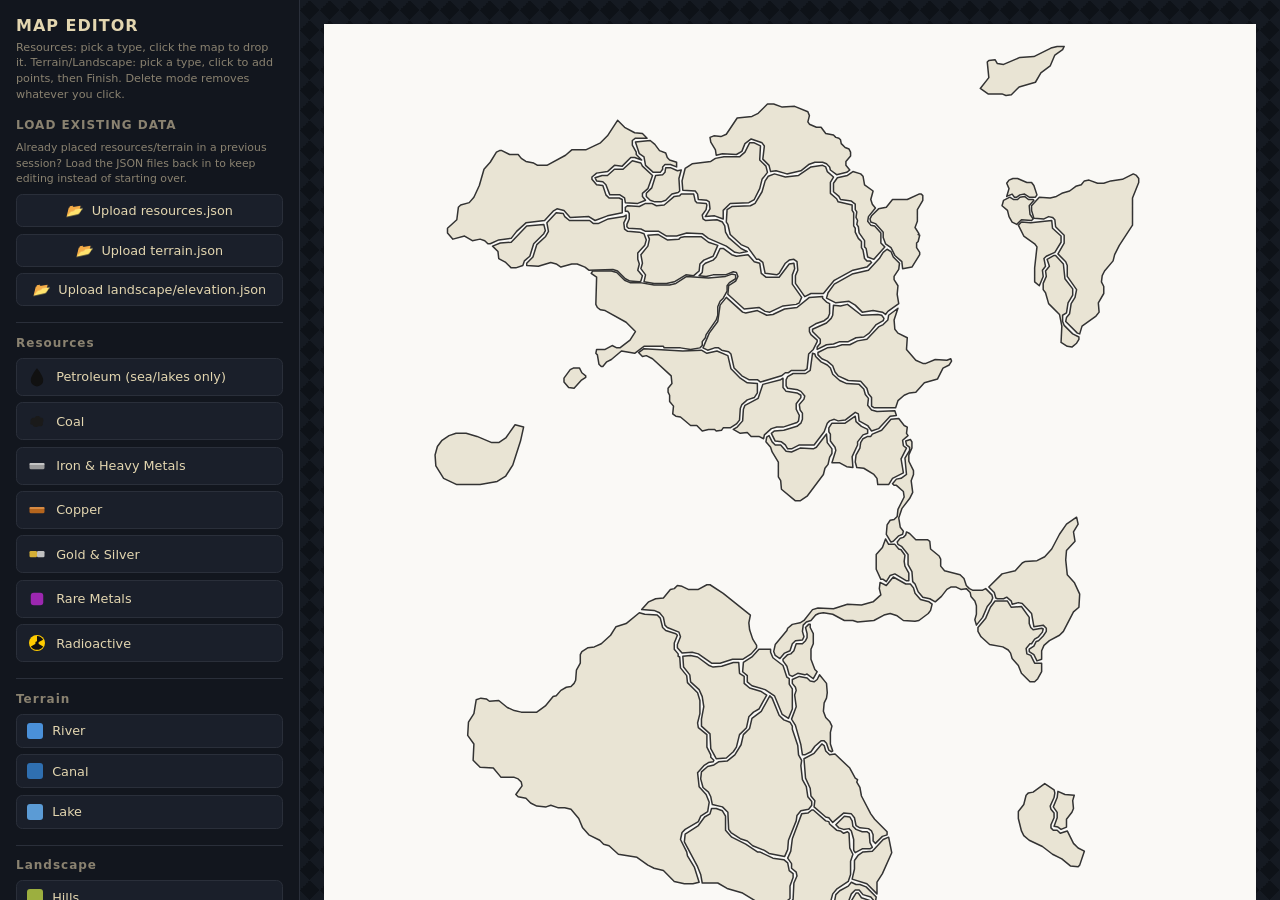
<file: maps/map-editor.html>
<!DOCTYPE html>
<html lang="en">
<head>
<meta charset="UTF-8" />
<meta name="viewport" content="width=device-width, initial-scale=1.0" />
<title>SOVEREIGN · Map Editor</title>
<style>
  * { margin:0; padding:0; box-sizing:border-box; }
  body {
    background:#0b0e14; color:#e3d6b0; font-family:system-ui,sans-serif;
    display:flex; height:100vh; overflow:hidden;
  }
  #sidebar {
    width:300px; flex-shrink:0; background:#12161e; border-right:1px solid #2a2f3a;
    padding:1rem; overflow-y:auto;
  }
  #sidebar h1 { font-size:1rem; letter-spacing:1px; margin-bottom:0.3rem; }
  #sidebar h2.section-title { font-size:0.75rem; letter-spacing:1px; color:#8a8270; margin:1rem 0 0.5rem; border-top:1px solid #2a2f3a; padding-top:0.8rem; }
  #sidebar p.hint { font-size:0.7rem; color:#8a8270; margin-bottom:1rem; line-height:1.4; }
  .tool-btn {
    display:flex; align-items:center; gap:0.6rem; width:100%;
    background:#1a1f2a; border:1px solid #2a2f3a; color:#e3d6b0;
    padding:0.5rem 0.6rem; margin-bottom:0.4rem; border-radius:0.4rem;
    cursor:pointer; font-size:0.8rem; text-align:left;
  }
  .tool-btn:hover { border-color:#c9b382; }
  .tool-btn.active { border-color:#c9b382; background:#2a2416; }
  .tool-btn svg { width:20px; height:20px; flex-shrink:0; }
  .tool-btn.delete-mode.active { border-color:#b5251f; background:#2a1616; }
  .tool-btn .swatch { width:16px; height:16px; border-radius:3px; flex-shrink:0; }

  #drawControls { display:none; gap:0.4rem; margin-bottom:0.6rem; }
  #drawControls.active { display:flex; }
  #drawControls button {
    flex:1; padding:0.45rem; border-radius:0.4rem; border:1px solid #2a2f3a;
    background:#1a1f2a; color:#e3d6b0; cursor:pointer; font-size:0.72rem;
  }
  #drawControls button.finish { border-color:#6a8c6a; color:#a9d0a9; }
  #drawControls button.cancel { border-color:#b5251f; color:#e0a3a3; }
  #pointCount { font-size:0.68rem; color:#8a8270; margin-bottom:0.5rem; }

  .list-block h2 { font-size:0.75rem; letter-spacing:1px; color:#8a8270; margin-bottom:0.5rem; }
  .row {
    display:flex; align-items:center; gap:0.4rem; font-size:0.7rem;
    padding:0.3rem 0.4rem; border-radius:0.3rem; margin-bottom:0.2rem;
    background:#161b24;
  }
  .row svg, .row .swatch { width:14px; height:14px; flex-shrink:0; }
  .row .meta { color:#8a8270; margin-left:auto; text-align:right; }
  .row button { background:none; border:none; color:#b5251f; cursor:pointer; font-size:0.85rem; padding:0 0.2rem; }

  #actions { margin-top:1rem; display:flex; flex-direction:column; gap:0.4rem; }
  #actions button {
    background:#c9b382; border:none; color:#0b0e14; font-weight:600;
    padding:0.6rem; border-radius:0.4rem; cursor:pointer; font-size:0.75rem;
  }
  #actions button.secondary { background:transparent; border:1px solid #6a5f4a; color:#b8a88a; }
  #actions .divider { border-top:1px solid #2a2f3a; margin:0.4rem 0; }

  #mapArea {
    flex:1; overflow:auto; display:flex; align-items:flex-start; justify-content:center;
    padding:1.5rem;
    background:
      linear-gradient(45deg,#151a22 25%,transparent 25%),
      linear-gradient(-45deg,#151a22 25%,transparent 25%),
      linear-gradient(45deg,transparent 75%,#151a22 75%),
      linear-gradient(-45deg,transparent 75%,#151a22 75%);
    background-size:20px 20px;
    background-color:#0e1218;
  }
  #svgWrap { max-width:1100px; width:100%; background:#f4f1e8; border-radius:0.3rem; }
  #svgWrap svg { width:100%; height:auto; display:block; cursor:crosshair; }

  #status {
    position:fixed; bottom:1rem; left:calc(300px + 1.5rem); background:#1a1f2a;
    border:1px solid #2a2f3a; padding:0.5rem 0.9rem; border-radius:0.4rem;
    font-size:0.75rem; color:#c9b382; display:none; max-width:500px;
  }
</style>
</head>
<body>

<div id="sidebar">
  <h1>MAP EDITOR</h1>
  <p class="hint">Resources: pick a type, click the map to drop it. Terrain/Landscape: pick a type, click to add points, then Finish. Delete mode removes whatever you click.</p>

  <div class="list-block" style="margin-bottom:0.8rem;">
    <h2>LOAD EXISTING DATA</h2>
    <p style="font-size:0.68rem;color:#8a8270;margin-bottom:0.5rem;line-height:1.4;">Already placed resources/terrain in a previous session? Load the JSON files back in to keep editing instead of starting over.</p>
    <label class="tool-btn" style="justify-content:center;">
      <i>📂</i> Upload resources.json
      <input type="file" id="loadResourcesInput" accept="application/json" style="display:none;" />
    </label>
    <label class="tool-btn" style="justify-content:center;">
      <i>📂</i> Upload terrain.json
      <input type="file" id="loadTerrainInput" accept="application/json" style="display:none;" />
    </label>
    <label class="tool-btn" style="justify-content:center;">
      <i>📂</i> Upload landscape/elevation.json
      <input type="file" id="loadElevationInput" accept="application/json" style="display:none;" />
    </label>
  </div>

  <h2 class="section-title">Resources</h2>
  <div id="palette"></div>

  <h2 class="section-title">Terrain</h2>
  <div id="terrainPalette"></div>

  <h2 class="section-title">Landscape</h2>
  <div id="elevationPalette"></div>
  <p style="font-size:0.65rem;color:#8a8270;margin:-0.2rem 0 0.5rem;line-height:1.3;">Draw a region same as a lake (click points, Finish). Hills/Mountains/Plateau also ask for an average altitude; Forest/Desert just ask for a name.</p>

  <div id="drawControls">
    <button class="finish" id="finishDrawBtn">Finish</button>
    <button class="cancel" id="cancelDrawBtn">Cancel</button>
  </div>
  <div id="pointCount"></div>

  <div class="tool-btn delete-mode" id="deleteModeBtn">
    <i>🗑️</i> Delete mode
  </div>

  <div class="list-block">
    <h2>MARKERS (<span id="markerCount">0</span>)</h2>
    <div id="markerRows"></div>
  </div>

  <div class="list-block" style="margin-top:0.8rem;">
    <h2>TERRAIN (<span id="terrainCount">0</span>)</h2>
    <div id="terrainRows"></div>
  </div>

  <div class="list-block" style="margin-top:0.8rem;">
    <h2>LANDSCAPE (<span id="elevationCount">0</span>)</h2>
    <div id="elevationRows"></div>
  </div>

  <div id="actions">
    <button id="exportBtn">Copy resources.json</button>
    <button id="downloadBtn" class="secondary">Download resources.json</button>
    <div class="divider"></div>
    <button id="exportTerrainBtn">Copy terrain.json</button>
    <button id="downloadTerrainBtn" class="secondary">Download terrain.json</button>
    <div class="divider"></div>
    <button id="exportElevationBtn">Copy elevation.json</button>
    <button id="downloadElevationBtn" class="secondary">Download elevation.json</button>
    <div class="divider"></div>
    <button id="undoBtn" class="secondary">Undo last marker</button>
    <button id="clearBtn" class="secondary">Clear everything</button>
  </div>
</div>

<div id="mapArea">
  <div id="svgWrap">
    <div style="padding:2rem;color:#666;">Loading world.svg...</div>
  </div>
</div>

<div id="status"></div>

<script>
(function() {
  // ---- Resource type definitions ----
  const RESOURCE_TYPES = [
    { key: 'petroleum',   label: 'Petroleum (sea/lakes only)' },
    { key: 'coal',        label: 'Coal' },
    { key: 'iron',        label: 'Iron & Heavy Metals' },
    { key: 'copper',      label: 'Copper' },
    { key: 'goldsilver',  label: 'Gold & Silver' },
    { key: 'raremetal',   label: 'Rare Metals' },
    { key: 'radioactive', label: 'Radioactive' },
  ];

  // ---- Terrain type definitions ----
  const TERRAIN_TYPES = [
    { key: 'river', label: 'River',  color: '#4a90d9', shape: 'line' },
    { key: 'canal', label: 'Canal',  color: '#2f6fb0', shape: 'line' },
    { key: 'lake',  label: 'Lake',   color: '#5b9bd5', shape: 'polygon' },
  ];

  // ---- Elevation/landscape type definitions (regions, always polygons) ----
  const ELEVATION_TYPES = [
    { key: 'hill',     label: 'Hills',     color: '#9caf3f', shape: 'polygon', hasAltitude: true },
    { key: 'mountain', label: 'Mountains', color: '#8b7355', shape: 'polygon', hasAltitude: true },
    { key: 'plateau',  label: 'Plateau',   color: '#c2a76b', shape: 'polygon', hasAltitude: true },
    { key: 'forest',   label: 'Forest',    color: '#2d5a3d', shape: 'polygon', hasAltitude: false },
    { key: 'desert',   label: 'Desert',    color: '#d9c48a', shape: 'polygon', hasAltitude: false },
  ];

  function findTypeDef(category, key) {
    const list = category === 'elevation' ? ELEVATION_TYPES : TERRAIN_TYPES;
    return list.find(t => t.key === key);
  }

  let currentTool = null;     // resource key, or null
  let currentTerrain = null;  // terrain key, or null
  let currentElevation = null; // elevation key, or null
  let deleteMode = false;
  let markers = [];           // { id, type, x, y, countryId }
  let terrainFeatures = [];   // { id, type, name, points:[{x,y}], navigable }
  let elevationFeatures = []; // { id, type, name, altitude, points:[{x,y}] }
  let activeDraw = null;      // { category:'terrain'|'elevation', type, points:[{x,y}] } while drawing
  let markerSeq = 1;
  let terrainSeq = 1;
  let elevationSeq = 1;
  let svgRoot = null;

  function iconSvgMarkup(key, size) {
    size = size || 16;
    const paths = {
      petroleum: `<path d="M8 1 C8 1 3 7 3 10.5 A5 5 0 0 0 13 10.5 C13 7 8 1 8 1 Z" fill="#111"/>`,
      coal: `<path d="M3 9 C2 7 4 5 6 5.5 C7 3.5 10 3.5 11 5.5 C13 5 14 7.5 12.5 9.5 C13.5 11 11.5 13 9.5 12 C8 13.5 5 13 4.5 11 C2.5 11 2 9.5 3 9 Z" fill="#1a1a1a"/>`,
      iron: `<rect x="2" y="5.5" width="12" height="5" rx="1.2" fill="#9a9a9a"/><rect x="2" y="5.5" width="12" height="1.6" rx="0.8" fill="#c4c4c4"/>`,
      copper: `<rect x="2" y="5.5" width="12" height="5" rx="1.2" fill="#b5651d"/><rect x="2" y="5.5" width="12" height="1.6" rx="0.8" fill="#d68a43"/>`,
      goldsilver: `<rect x="2" y="5.5" width="6" height="5" rx="1" fill="#d4af37"/><rect x="8" y="5.5" width="6" height="5" rx="1" fill="#c0c0c0"/>`,
      raremetal: `<rect x="3" y="3" width="10" height="10" rx="2.4" fill="#9c27b0"/>`,
      radioactive: `<circle cx="8" cy="8" r="6.4" fill="#ffcc00"/><circle cx="8" cy="8" r="1.4" fill="#111"/>
        <path d="M8 8 L8 2.3 A5.7 5.7 0 0 1 12.9 5.3 Z" fill="#111"/>
        <path d="M8 8 L12.9 10.7 A5.7 5.7 0 0 1 3.1 10.7 Z" fill="#111"/>`,
    };
    return `<svg width="${size}" height="${size}" viewBox="0 0 16 16">${paths[key] || ''}</svg>`;
  }

  // ---- Build resource palette ----
  const palette = document.getElementById('palette');
  RESOURCE_TYPES.forEach(rt => {
    const btn = document.createElement('div');
    btn.className = 'tool-btn';
    btn.innerHTML = `${iconSvgMarkup(rt.key, 20)} <span>${rt.label}</span>`;
    btn.addEventListener('click', function() {
      cancelActiveDraw();
      deleteMode = false;
      currentTerrain = null;
      currentElevation = null;
      document.getElementById('deleteModeBtn').classList.remove('active');
      currentTool = (currentTool === rt.key) ? null : rt.key;
      deactivateAllPaletteButtons();
      if (currentTool) btn.classList.add('active');
      showStatus(currentTool ? ('Click the map to place: ' + rt.label) : '');
    });
    palette.appendChild(btn);
  });

  function deactivateAllPaletteButtons() {
    document.querySelectorAll('#palette .tool-btn, #terrainPalette .tool-btn, #elevationPalette .tool-btn').forEach(b => b.classList.remove('active'));
  }

  // ---- Build terrain palette ----
  const terrainPalette = document.getElementById('terrainPalette');
  TERRAIN_TYPES.forEach(tt => {
    const btn = document.createElement('div');
    btn.className = 'tool-btn';
    btn.innerHTML = `<span class="swatch" style="background:${tt.color}"></span> <span>${tt.label}</span>`;
    btn.addEventListener('click', function() {
      deleteMode = false;
      currentTool = null;
      document.getElementById('deleteModeBtn').classList.remove('active');
      deactivateAllPaletteButtons();

      if (currentTerrain === tt.key) {
        cancelActiveDraw();
        return;
      }
      cancelActiveDraw();
      currentTerrain = tt.key;
      btn.classList.add('active');
      activeDraw = { category: 'terrain', type: tt.key, points: [] };
      document.getElementById('drawControls').classList.add('active');
      updatePointCount();
      const minPts = tt.shape === 'polygon' ? 3 : 2;
      showStatus(`Drawing ${tt.label}: click to add points (need at least ${minPts}), then Finish.`);
    });
    terrainPalette.appendChild(btn);
  });

  // ---- Build elevation palette ----
  const elevationPalette = document.getElementById('elevationPalette');
  ELEVATION_TYPES.forEach(et => {
    const btn = document.createElement('div');
    btn.className = 'tool-btn';
    btn.innerHTML = `<span class="swatch" style="background:${et.color}"></span> <span>${et.label}</span>`;
    btn.addEventListener('click', function() {
      deleteMode = false;
      currentTool = null;
      document.getElementById('deleteModeBtn').classList.remove('active');
      deactivateAllPaletteButtons();

      if (currentElevation === et.key) {
        cancelActiveDraw();
        return;
      }
      cancelActiveDraw();
      currentElevation = et.key;
      btn.classList.add('active');
      activeDraw = { category: 'elevation', type: et.key, points: [] };
      document.getElementById('drawControls').classList.add('active');
      updatePointCount();
      showStatus(`Drawing ${et.label}: click to add points (need at least 3), then Finish.`);
    });
    elevationPalette.appendChild(btn);
  });

  function updatePointCount() {
    const el = document.getElementById('pointCount');
    if (!activeDraw) { el.textContent = ''; return; }
    el.textContent = activeDraw.points.length + ' point(s) placed';
  }

  function cancelActiveDraw() {
    activeDraw = null;
    currentTerrain = null;
    currentElevation = null;
    document.getElementById('drawControls').classList.remove('active');
    deactivateAllPaletteButtons();
    updatePointCount();
    clearPreview();
    showStatus('');
  }

  document.getElementById('cancelDrawBtn').addEventListener('click', cancelActiveDraw);

  document.getElementById('finishDrawBtn').addEventListener('click', function() {
    if (!activeDraw) return;
    const def = findTypeDef(activeDraw.category, activeDraw.type);
    const minPts = def.shape === 'polygon' ? 3 : 2;
    if (activeDraw.points.length < minPts) {
      showStatus(`Need at least ${minPts} points for a ${def.label.toLowerCase()}.`);
      return;
    }
    const name = prompt('Name this ' + def.label.toLowerCase() + ':', '');
    if (name === null) { cancelActiveDraw(); return; } // user hit Cancel on the prompt

    if (activeDraw.category === 'elevation') {
      let altitude = null;
      if (def.hasAltitude) {
        altitude = prompt('Average altitude in meters for "' + (name.trim() || def.label) + '" (optional):', '');
        altitude = altitude && altitude.trim() !== '' ? Number(altitude) : null;
        if (altitude !== null && isNaN(altitude)) altitude = null;
      }

      const centroid = activeDraw.points.reduce((a, p) => ({ x: a.x + p.x / activeDraw.points.length, y: a.y + p.y / activeDraw.points.length }), { x: 0, y: 0 });
      const feature = {
        id: 'e' + (elevationSeq++),
        type: activeDraw.type,
        name: name.trim() || (def.label + ' ' + elevationSeq),
        altitude: altitude,
        points: activeDraw.points.slice(),
        countryId: findCountryAt(centroid.x, centroid.y)
      };
      elevationFeatures.push(feature);
      drawElevationFeature(feature);
      renderElevationList();
      cancelActiveDraw();
      return;
    }

    const terrainCentroid = activeDraw.points.reduce((a, p) => ({ x: a.x + p.x / activeDraw.points.length, y: a.y + p.y / activeDraw.points.length }), { x: 0, y: 0 });
    const feature = {
      id: 't' + (terrainSeq++),
      type: activeDraw.type,
      name: name.trim() || (def.label + ' ' + terrainSeq),
      points: activeDraw.points.slice(),
      navigable: true,
      countryId: findCountryAt(terrainCentroid.x, terrainCentroid.y)
    };
    terrainFeatures.push(feature);
    drawTerrainFeature(feature);
    renderTerrainList();
    cancelActiveDraw();
  });

  document.getElementById('deleteModeBtn').addEventListener('click', function() {
    cancelActiveDraw();
    deleteMode = !deleteMode;
    this.classList.toggle('active', deleteMode);
    deactivateAllPaletteButtons();
    currentTool = null;
    showStatus(deleteMode ? 'Delete mode: click a marker, terrain, or elevation feature to remove it.' : '');
  });

  function showStatus(text) {
    const s = document.getElementById('status');
    if (!text) { s.style.display = 'none'; return; }
    s.style.display = 'block';
    s.textContent = text;
  }

  // ---- Load world.svg ----
  fetch('world.svg').then(r => r.text()).then(svgText => {
    const parser = new DOMParser();
    const doc = parser.parseFromString(svgText, 'image/svg+xml');
    svgRoot = doc.querySelector('svg');
    svgRoot.querySelectorAll('script').forEach(s => s.remove());
    svgRoot.querySelectorAll('.country').forEach(c => {
      c.removeAttribute('onclick');
      c.style.fill = c.style.fill || '#e9e4d4';
      c.style.stroke = '#333';
      c.style.strokeWidth = '1.5';
    });

    // Layer order (paint order = DOM order): countries -> elevation -> terrain -> preview -> markers
    const elevationLayer = doc.createElementNS('http://www.w3.org/2000/svg', 'g');
    elevationLayer.setAttribute('id', 'elevationLayer');
    svgRoot.appendChild(elevationLayer);

    const terrainLayer = doc.createElementNS('http://www.w3.org/2000/svg', 'g');
    terrainLayer.setAttribute('id', 'terrainLayer');
    svgRoot.appendChild(terrainLayer);

    const previewLayer = doc.createElementNS('http://www.w3.org/2000/svg', 'g');
    previewLayer.setAttribute('id', 'previewLayer');
    svgRoot.appendChild(previewLayer);

    const markerLayer = doc.createElementNS('http://www.w3.org/2000/svg', 'g');
    markerLayer.setAttribute('id', 'markerLayer');
    svgRoot.appendChild(markerLayer);

    document.getElementById('svgWrap').innerHTML = '';
    document.getElementById('svgWrap').appendChild(svgRoot);

    svgRoot.addEventListener('click', onMapClick);
  }).catch(err => {
    document.getElementById('svgWrap').innerHTML =
      '<div style="padding:2rem;color:#b55a5a;">Could not load world.svg — make sure it is in the same folder as this file.<br>' + err.message + '</div>';
  });

  function svgPoint(evt) {
    const pt = svgRoot.createSVGPoint();
    pt.x = evt.clientX;
    pt.y = evt.clientY;
    const ctm = svgRoot.getScreenCTM().inverse();
    return pt.matrixTransform(ctm);
  }

  function findCountryAt(x, y) {
    const countries = svgRoot.querySelectorAll('.country');
    for (const c of countries) {
      try {
        if (typeof c.isPointInFill === 'function') {
          const pt = svgRoot.createSVGPoint();
          pt.x = x; pt.y = y;
          if (c.isPointInFill(pt)) return c.id;
        }
      } catch (e) { /* isPointInFill unsupported */ }
    }
    return null;
  }

  function pointsToAttr(points) {
    return points.map(p => p.x + ',' + p.y).join(' ');
  }

  function clearPreview() {
    const layer = svgRoot && svgRoot.querySelector('#previewLayer');
    if (layer) layer.innerHTML = '';
  }

  function redrawPreview() {
    clearPreview();
    if (!activeDraw || activeDraw.points.length === 0) return;
    const tt = findTypeDef(activeDraw.category, activeDraw.type);
    const layer = svgRoot.querySelector('#previewLayer');

    if (tt.shape === 'polygon') {
      const poly = document.createElementNS('http://www.w3.org/2000/svg', 'polygon');
      poly.setAttribute('points', pointsToAttr(activeDraw.points));
      poly.setAttribute('fill', tt.color);
      poly.setAttribute('fill-opacity', '0.35');
      poly.setAttribute('stroke', tt.color);
      poly.setAttribute('stroke-width', '1.5');
      poly.setAttribute('stroke-dasharray', '4 3');
      layer.appendChild(poly);
    } else {
      const line = document.createElementNS('http://www.w3.org/2000/svg', 'polyline');
      line.setAttribute('points', pointsToAttr(activeDraw.points));
      line.setAttribute('fill', 'none');
      line.setAttribute('stroke', tt.color);
      line.setAttribute('stroke-width', '3');
      line.setAttribute('stroke-linecap', 'round');
      line.setAttribute('stroke-dasharray', '4 3');
      layer.appendChild(line);
    }
    // dots at each placed point for clarity
    activeDraw.points.forEach(p => {
      const dot = document.createElementNS('http://www.w3.org/2000/svg', 'circle');
      dot.setAttribute('cx', p.x); dot.setAttribute('cy', p.y); dot.setAttribute('r', '2.5');
      dot.setAttribute('fill', tt.color);
      layer.appendChild(dot);
    });
  }

  function drawTerrainFeature(feature) {
    const tt = TERRAIN_TYPES.find(t => t.key === feature.type);
    const layer = svgRoot.querySelector('#terrainLayer');
    let el;
    if (tt.shape === 'polygon') {
      el = document.createElementNS('http://www.w3.org/2000/svg', 'polygon');
      el.setAttribute('fill', tt.color);
      el.setAttribute('fill-opacity', '0.55');
      el.setAttribute('stroke', '#2f6fb0');
      el.setAttribute('stroke-width', '1.5');
    } else {
      el = document.createElementNS('http://www.w3.org/2000/svg', 'polyline');
      el.setAttribute('fill', 'none');
      el.setAttribute('stroke', tt.color);
      el.setAttribute('stroke-width', feature.type === 'canal' ? '3' : '4');
      el.setAttribute('stroke-linecap', 'round');
      el.setAttribute('stroke-linejoin', 'round');
      if (feature.type === 'canal') el.setAttribute('stroke-dasharray', '2 3');
    }
    el.setAttribute('points', pointsToAttr(feature.points));
    el.setAttribute('data-terrain-id', feature.id);
    el.style.cursor = 'pointer';
    layer.appendChild(el);
  }

  function drawElevationFeature(feature) {
    const et = ELEVATION_TYPES.find(t => t.key === feature.type);
    const layer = svgRoot.querySelector('#elevationLayer');
    const el = document.createElementNS('http://www.w3.org/2000/svg', 'polygon');
    el.setAttribute('points', pointsToAttr(feature.points));
    el.setAttribute('fill', et.color);
    el.setAttribute('fill-opacity', '0.5');
    el.setAttribute('stroke', et.color);
    el.setAttribute('stroke-width', '1.2');
    el.setAttribute('data-elevation-id', feature.id);
    el.style.cursor = 'pointer';
    layer.appendChild(el);
  }


  function onMapClick(evt) {
    const target = evt.target;
    const p = svgPoint(evt);

    if (deleteMode) {
      const markerEl = target.closest('[data-marker-id]');
      if (markerEl) {
        const id = markerEl.getAttribute('data-marker-id');
        markers = markers.filter(m => m.id !== id);
        markerEl.remove();
        renderMarkerList();
        return;
      }
      const terrainEl = target.closest('[data-terrain-id]');
      if (terrainEl) {
        const id = terrainEl.getAttribute('data-terrain-id');
        terrainFeatures = terrainFeatures.filter(t => t.id !== id);
        terrainEl.remove();
        renderTerrainList();
        return;
      }
      const elevationEl = target.closest('[data-elevation-id]');
      if (elevationEl) {
        const id = elevationEl.getAttribute('data-elevation-id');
        elevationFeatures = elevationFeatures.filter(t => t.id !== id);
        elevationEl.remove();
        renderElevationList();
        return;
      }
      return;
    }

    if (activeDraw) {
      activeDraw.points.push({ x: +p.x.toFixed(1), y: +p.y.toFixed(1) });
      updatePointCount();
      redrawPreview();
      return;
    }

    if (!currentTool) {
      showStatus('Pick a resource or terrain type from the left first.');
      return;
    }

    const countryId = findCountryAt(p.x, p.y);
    const marker = { id: 'm' + (markerSeq++), type: currentTool, x: +p.x.toFixed(1), y: +p.y.toFixed(1), countryId };
    markers.push(marker);
    drawMarker(marker);
    renderMarkerList();
  }

  function drawMarker(marker) {
    const layer = svgRoot.querySelector('#markerLayer');
    const g = document.createElementNS('http://www.w3.org/2000/svg', 'g');
    g.setAttribute('data-marker-id', marker.id);
    g.setAttribute('transform', `translate(${marker.x - 8}, ${marker.y - 8})`);
    g.style.cursor = 'pointer';
    g.innerHTML = iconSvgMarkup(marker.type, 16);
    layer.appendChild(g);
  }

  function renderMarkerList() {
    document.getElementById('markerCount').textContent = markers.length;
    const rows = document.getElementById('markerRows');
    rows.innerHTML = '';
    markers.forEach(m => {
      const rt = RESOURCE_TYPES.find(r => r.key === m.type);
      const row = document.createElement('div');
      row.className = 'row';
      row.innerHTML = `${iconSvgMarkup(m.type, 14)} <span>${rt ? rt.label : m.type}</span>
        <span class="meta">${m.countryId || 'sea'}</span>
        <button data-del="${m.id}">✕</button>`;
      row.querySelector('button').addEventListener('click', function() {
        markers = markers.filter(mk => mk.id !== m.id);
        const el = svgRoot.querySelector(`[data-marker-id="${m.id}"]`);
        if (el) el.remove();
        renderMarkerList();
      });
      rows.appendChild(row);
    });
  }

  function renderTerrainList() {
    document.getElementById('terrainCount').textContent = terrainFeatures.length;
    const rows = document.getElementById('terrainRows');
    rows.innerHTML = '';
    terrainFeatures.forEach(t => {
      const tt = TERRAIN_TYPES.find(x => x.key === t.type);
      const row = document.createElement('div');
      row.className = 'row';
      row.innerHTML = `<span class="swatch" style="background:${tt.color}"></span> <span>${t.name}</span>
        <span class="meta">${t.points.length} pts</span>
        <button data-del="${t.id}">✕</button>`;
      row.querySelector('button').addEventListener('click', function() {
        terrainFeatures = terrainFeatures.filter(tf => tf.id !== t.id);
        const el = svgRoot.querySelector(`[data-terrain-id="${t.id}"]`);
        if (el) el.remove();
        renderTerrainList();
      });
      rows.appendChild(row);
    });
  }

  function renderElevationList() {
    document.getElementById('elevationCount').textContent = elevationFeatures.length;
    const rows = document.getElementById('elevationRows');
    rows.innerHTML = '';
    elevationFeatures.forEach(e => {
      const et = ELEVATION_TYPES.find(x => x.key === e.type);
      const row = document.createElement('div');
      row.className = 'row';
      row.innerHTML = `<span class="swatch" style="background:${et.color}"></span> <span>${e.name}</span>
        <span class="meta">${e.altitude != null ? e.altitude + 'm' : et.label}</span>
        <button data-del="${e.id}">✕</button>`;
      row.querySelector('button').addEventListener('click', function() {
        elevationFeatures = elevationFeatures.filter(ef => ef.id !== e.id);
        const el = svgRoot.querySelector(`[data-elevation-id="${e.id}"]`);
        if (el) el.remove();
        renderElevationList();
      });
      rows.appendChild(row);
    });
  }

  document.getElementById('undoBtn').addEventListener('click', function() {
    const last = markers.pop();
    if (last) {
      const el = svgRoot.querySelector(`[data-marker-id="${last.id}"]`);
      if (el) el.remove();
      renderMarkerList();
    }
  });

  document.getElementById('clearBtn').addEventListener('click', function() {
    if (!confirm('Remove ALL markers, terrain, and elevation features?')) return;
    markers = [];
    terrainFeatures = [];
    elevationFeatures = [];
    svgRoot.querySelector('#markerLayer').innerHTML = '';
    svgRoot.querySelector('#terrainLayer').innerHTML = '';
    svgRoot.querySelector('#elevationLayer').innerHTML = '';
    renderMarkerList();
    renderTerrainList();
    renderElevationList();
  });

  function exportResourcesJson() {
    return JSON.stringify(markers.map(m => ({
      type: m.type, x: m.x, y: m.y, countryId: m.countryId
    })), null, 2);
  }

  function exportTerrainJson() {
    return JSON.stringify(terrainFeatures.map(t => ({
      type: t.type, name: t.name, points: t.points, navigable: t.navigable, countryId: t.countryId || null
    })), null, 2);
  }

  function exportElevationJson() {
    return JSON.stringify(elevationFeatures.map(e => ({
      type: e.type, name: e.name, altitude: e.altitude, points: e.points, countryId: e.countryId || null
    })), null, 2);
  }

  function copyToClipboard(text, label) {
    navigator.clipboard.writeText(text).then(() => {
      showStatus('Copied ' + label + ' to clipboard.');
      setTimeout(() => showStatus(''), 2000);
    }).catch(() => alert(text));
  }

  function downloadJson(text, filename) {
    const blob = new Blob([text], { type: 'application/json' });
    const url = URL.createObjectURL(blob);
    const a = document.createElement('a');
    a.href = url;
    a.download = filename;
    a.click();
    URL.revokeObjectURL(url);
  }

  document.getElementById('exportBtn').addEventListener('click', () => copyToClipboard(exportResourcesJson(), markers.length + ' resource markers'));
  document.getElementById('downloadBtn').addEventListener('click', () => downloadJson(exportResourcesJson(), 'resources.json'));
  document.getElementById('exportTerrainBtn').addEventListener('click', () => copyToClipboard(exportTerrainJson(), terrainFeatures.length + ' terrain features'));
  document.getElementById('downloadTerrainBtn').addEventListener('click', () => downloadJson(exportTerrainJson(), 'terrain.json'));
  document.getElementById('exportElevationBtn').addEventListener('click', () => copyToClipboard(exportElevationJson(), elevationFeatures.length + ' elevation features'));
  document.getElementById('downloadElevationBtn').addEventListener('click', () => downloadJson(exportElevationJson(), 'elevation.json'));

  // ---- Load existing resources.json / terrain.json / elevation.json back in ----
  function readJsonFile(file) {
    return new Promise((resolve, reject) => {
      const reader = new FileReader();
      reader.onload = () => {
        try { resolve(JSON.parse(reader.result)); }
        catch (e) { reject(new Error('That file is not valid JSON.')); }
      };
      reader.onerror = () => reject(new Error('Could not read the file.'));
      reader.readAsText(file);
    });
  }

  document.getElementById('loadResourcesInput').addEventListener('change', async function() {
    const file = this.files[0];
    this.value = ''; // allow re-selecting the same file later
    if (!file) return;
    if (!svgRoot) { alert('Wait for the map to finish loading, then try again.'); return; }

    let data;
    try { data = await readJsonFile(file); }
    catch (e) { alert(e.message); return; }

    if (!Array.isArray(data)) { alert('Expected resources.json to be a JSON array.'); return; }

    let loaded = 0;
    data.forEach(item => {
      if (!item || !item.type || typeof item.x !== 'number' || typeof item.y !== 'number') return;
      const marker = { id: 'm' + (markerSeq++), type: item.type, x: item.x, y: item.y, countryId: item.countryId || null };
      markers.push(marker);
      drawMarker(marker);
      loaded++;
    });
    renderMarkerList();
    showStatus('Loaded ' + loaded + ' resource marker(s) from ' + file.name + '.');
    setTimeout(() => showStatus(''), 2500);
  });

  document.getElementById('loadTerrainInput').addEventListener('change', async function() {
    const file = this.files[0];
    this.value = '';
    if (!file) return;
    if (!svgRoot) { alert('Wait for the map to finish loading, then try again.'); return; }

    let data;
    try { data = await readJsonFile(file); }
    catch (e) { alert(e.message); return; }

    if (!Array.isArray(data)) { alert('Expected terrain.json to be a JSON array.'); return; }

    let loaded = 0;
    data.forEach(item => {
      if (!item || !item.type || !Array.isArray(item.points) || item.points.length < 2) return;
      const feature = {
        id: 't' + (terrainSeq++),
        type: item.type,
        name: item.name || (item.type + ' ' + terrainSeq),
        points: item.points,
        navigable: item.navigable !== false,
        countryId: item.countryId || findCountryAt(
          item.points.reduce((a, p) => a + p.x, 0) / item.points.length,
          item.points.reduce((a, p) => a + p.y, 0) / item.points.length
        )
      };
      terrainFeatures.push(feature);
      drawTerrainFeature(feature);
      loaded++;
    });
    renderTerrainList();
    showStatus('Loaded ' + loaded + ' terrain feature(s) from ' + file.name + '.');
    setTimeout(() => showStatus(''), 2500);
  });

  document.getElementById('loadElevationInput').addEventListener('change', async function() {
    const file = this.files[0];
    this.value = '';
    if (!file) return;
    if (!svgRoot) { alert('Wait for the map to finish loading, then try again.'); return; }

    let data;
    try { data = await readJsonFile(file); }
    catch (e) { alert(e.message); return; }

    if (!Array.isArray(data)) { alert('Expected elevation.json to be a JSON array.'); return; }

    let loaded = 0;
    data.forEach(item => {
      if (!item || !item.type || !Array.isArray(item.points) || item.points.length < 3) return;
      const feature = {
        id: 'e' + (elevationSeq++),
        type: item.type,
        name: item.name || (item.type + ' ' + elevationSeq),
        altitude: typeof item.altitude === 'number' ? item.altitude : null,
        points: item.points,
        countryId: item.countryId || findCountryAt(
          item.points.reduce((a, p) => a + p.x, 0) / item.points.length,
          item.points.reduce((a, p) => a + p.y, 0) / item.points.length
        )
      };
      elevationFeatures.push(feature);
      drawElevationFeature(feature);
      loaded++;
    });
    renderElevationList();
    showStatus('Loaded ' + loaded + ' elevation feature(s) from ' + file.name + '.');
    setTimeout(() => showStatus(''), 2500);
  });
})();
</script>
</body>
</html>
</file>
